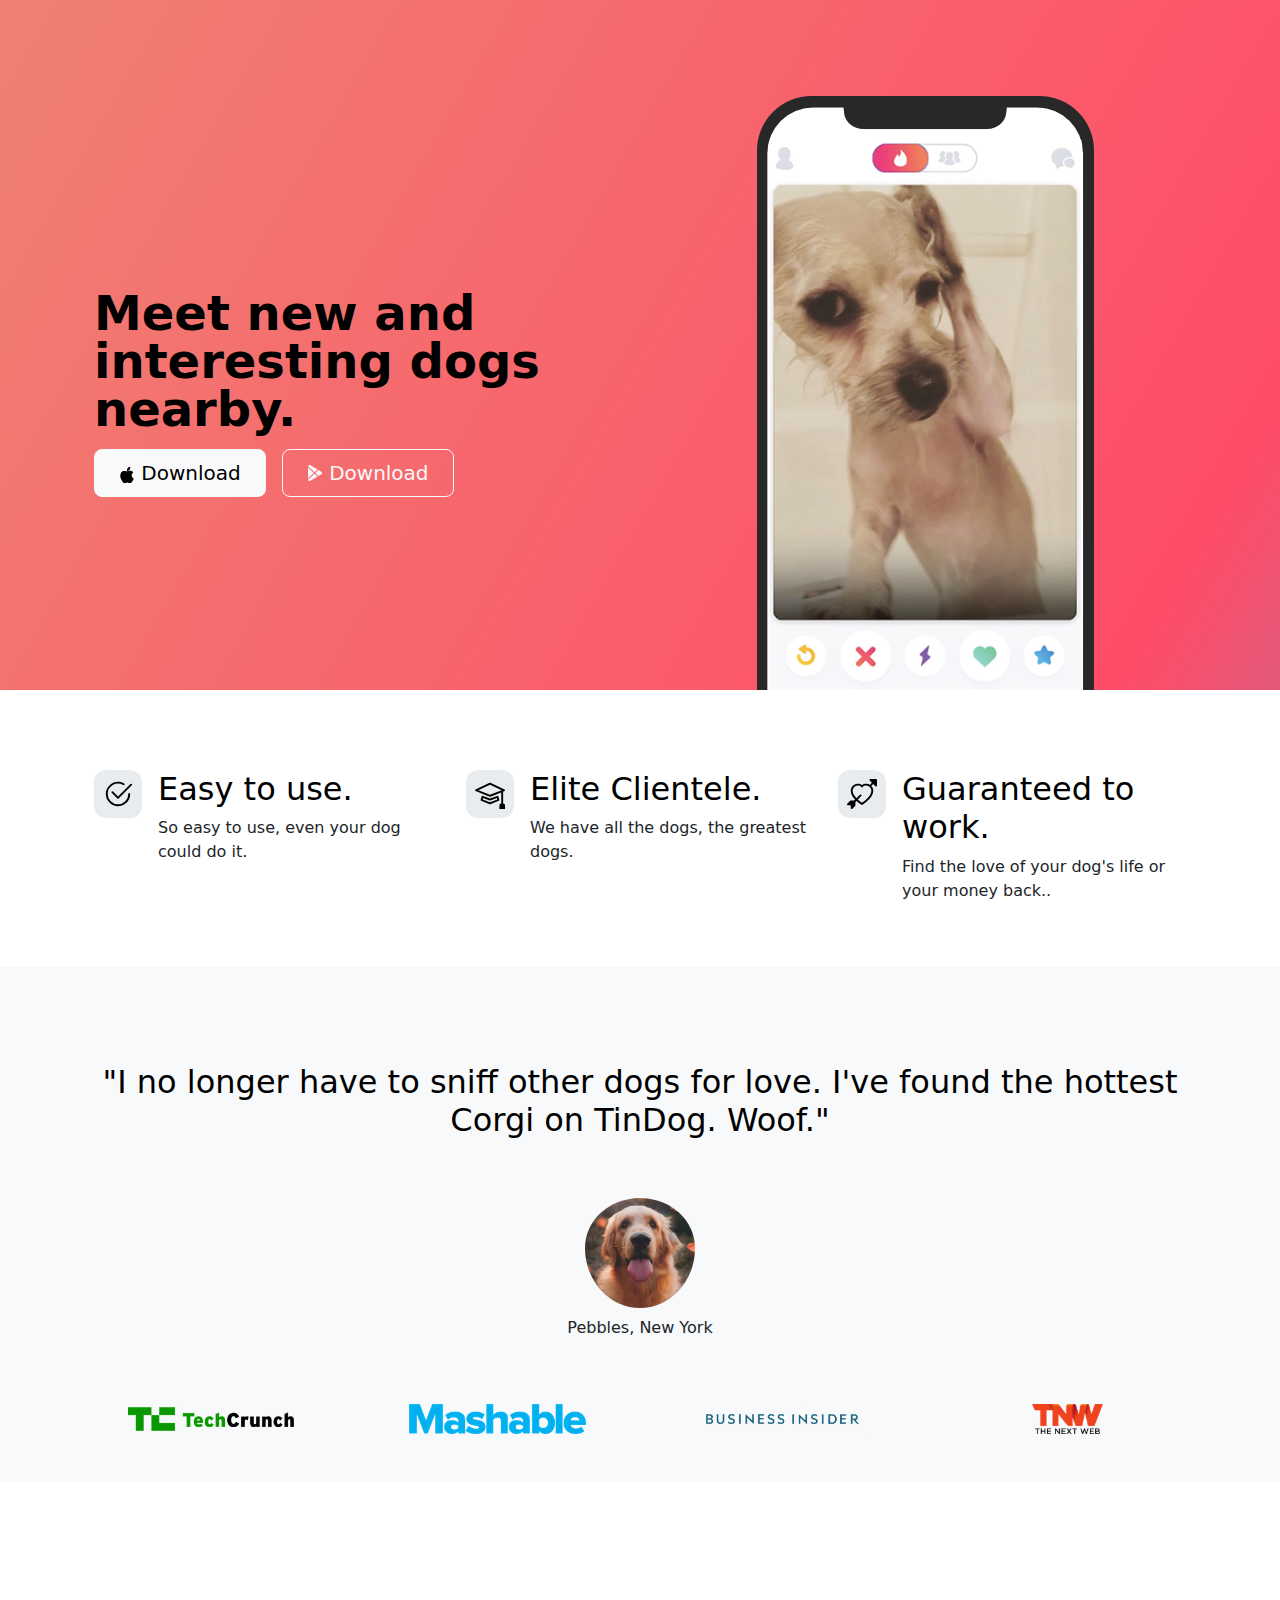
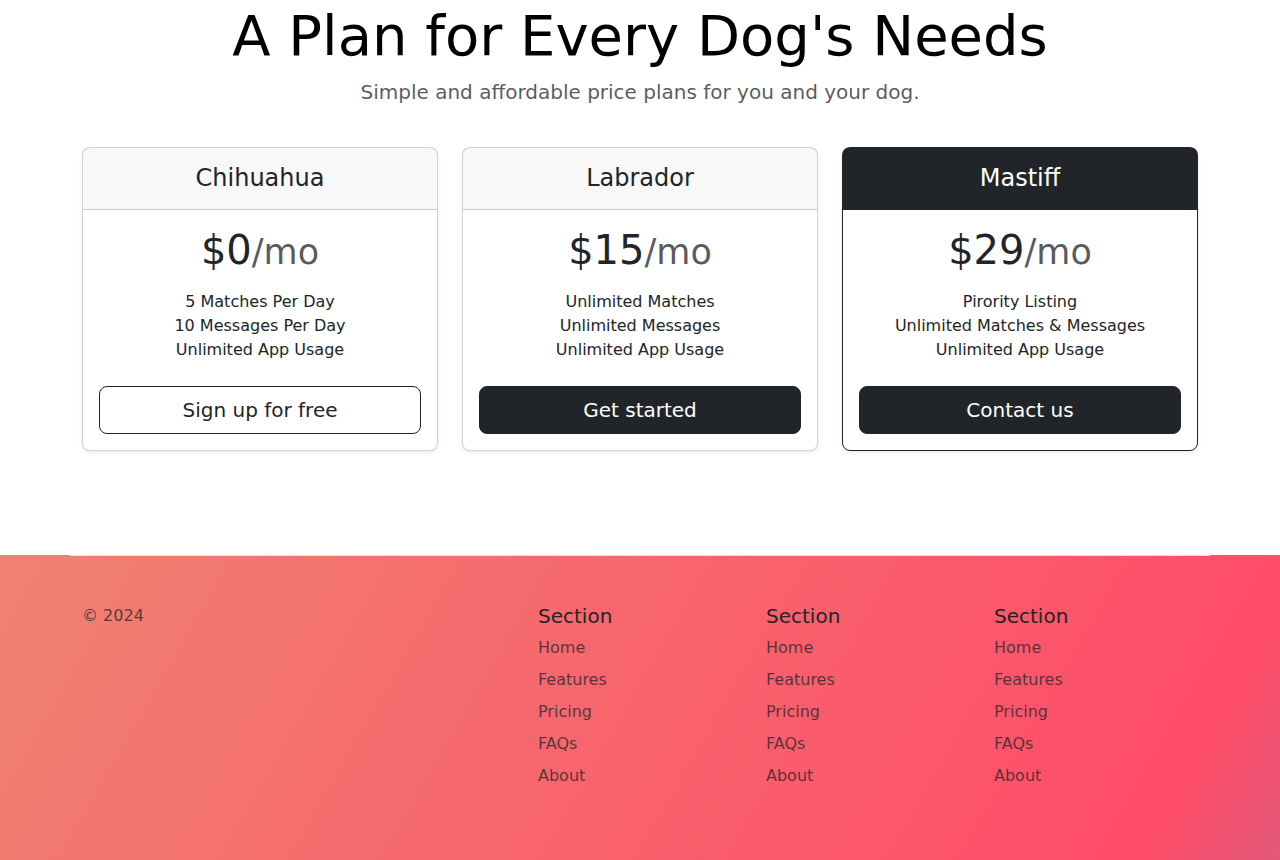
<file: index.html>
<!DOCTYPE html>
<html lang="en">

<head>
  <meta charset="UTF-8">
  <meta name="viewport" content="width=device-width, initial-scale=1.0">
  <link href="https://cdn.jsdelivr.net/npm/bootstrap@5.3.3/dist/css/bootstrap.min.css" rel="stylesheet" integrity="sha384-QWTKZyjpPEjISv5WaRU9OFeRpok6YctnYmDr5pNlyT2bRjXh0JMhjY6hW+ALEwIH" crossorigin="anonymous">
  <link href="./css/style.css" rel="stylesheet">
  <title>TinDog</title>
</head>
<body>
  <section id="title" class="gradient-background" >
    <div class="container col-xxl-8 px-4 pt-5">
      <div class="row flex-lg-row-reverse align-items-center g-5 pt-5">
        <div class="col-10 col-sm-8 col-lg-6">
          <img src="./images/iphone.png" class="d-block mx-lg-auto img-fluid" alt="Bootstrap Themes"  height="200" loading="lazy">
        </div>
        <div class="col-lg-6">
          <h1 class="display-5 fw-bold text-body-emphasis lh-1 mb-3">Meet new and interesting dogs nearby.</h1>
          
          <div class="d-grid gap-2 d-md-flex justify-content-md-start">
            <button type="button" class="btn btn-light btn-lg px-4 me-md-2">
              <svg xmlns="http://www.w3.org/2000/svg" width="16" height="16" fill="currentColor" class="bi bi-apple" viewBox="0 0 16 16">
                <path d="M11.182.008C11.148-.03 9.923.023 8.857 1.18c-1.066 1.156-.902 2.482-.878 2.516s1.52.087 2.475-1.258.762-2.391.728-2.43m3.314 11.733c-.048-.096-2.325-1.234-2.113-3.422s1.675-2.789 1.698-2.854-.597-.79-1.254-1.157a3.7 3.7 0 0 0-1.563-.434c-.108-.003-.483-.095-1.254.116-.508.139-1.653.589-1.968.607-.316.018-1.256-.522-2.267-.665-.647-.125-1.333.131-1.824.328-.49.196-1.422.754-2.074 2.237-.652 1.482-.311 3.83-.067 4.56s.625 1.924 1.273 2.796c.576.984 1.34 1.667 1.659 1.899s1.219.386 1.843.067c.502-.308 1.408-.485 1.766-.472.357.013 1.061.154 1.782.539.571.197 1.111.115 1.652-.105.541-.221 1.324-1.059 2.238-2.758q.52-1.185.473-1.282"/>
                <path d="M11.182.008C11.148-.03 9.923.023 8.857 1.18c-1.066 1.156-.902 2.482-.878 2.516s1.52.087 2.475-1.258.762-2.391.728-2.43m3.314 11.733c-.048-.096-2.325-1.234-2.113-3.422s1.675-2.789 1.698-2.854-.597-.79-1.254-1.157a3.7 3.7 0 0 0-1.563-.434c-.108-.003-.483-.095-1.254.116-.508.139-1.653.589-1.968.607-.316.018-1.256-.522-2.267-.665-.647-.125-1.333.131-1.824.328-.49.196-1.422.754-2.074 2.237-.652 1.482-.311 3.83-.067 4.56s.625 1.924 1.273 2.796c.576.984 1.34 1.667 1.659 1.899s1.219.386 1.843.067c.502-.308 1.408-.485 1.766-.472.357.013 1.061.154 1.782.539.571.197 1.111.115 1.652-.105.541-.221 1.324-1.059 2.238-2.758q.52-1.185.473-1.282"/>
              </svg>
               Download</button>
            <button type="button" class="btn btn-outline-light btn-lg px-4">
              <svg xmlns="http://www.w3.org/2000/svg" width="16" height="16" fill="currentColor"
                class="bi bi-google-play mb-1" viewBox="0 0 16 16">
<path
                  d="M14.222 9.374c1.037-.61 1.037-2.137 0-2.748L11.528 5.04 8.32 8l3.207 2.96 2.694-1.586Zm-3.595 2.116L7.583 8.68 1.03 14.73c.201 1.029 1.36 1.61 2.303 1.055l7.294-4.295ZM1 13.396V2.603L6.846 8 1 13.396ZM1.03 1.27l6.553 6.05 3.044-2.81L3.333.215C2.39-.341 1.231.24 1.03 1.27Z" />
</svg> Download </button>
          </div>
        </div>
      </div>
    </div>
 
  </section>
  <!-- Features -->
  <section id="features">
    <div class="container px-4 pt-3 mt-5" id="hanging-icons">
    
      <div class="row g-4 pt-3 row-cols-1 row-cols-lg-3">
        <div class="col d-flex align-items-start">
          <div class="icon-square text-body-emphasis bg-body-secondary d-inline-flex align-items-center justify-content-center fs-4 flex-shrink-0 me-3">
            <svg xmlns="http://www.w3.org/2000/svg" height="30" fill="currentColor" class="bi bi-check2-circle"
            viewBox="0 0 16 16">
<path
              d="M2.5 8a5.5 5.5 0 0 1 8.25-4.764.5.5 0 0 0 .5-.866A6.5 6.5 0 1 0 14.5 8a.5.5 0 0 0-1 0 5.5 5.5 0 1 1-11 0z" />
<path
              d="M15.354 3.354a.5.5 0 0 0-.708-.708L8 9.293 5.354 6.646a.5.5 0 1 0-.708.708l3 3a.5.5 0 0 0 .708 0l7-7z" />
</svg>

          </div>
          <div>
            <h3 class="fs-2 text-body-emphasis">Easy to use.</h3>
            <p> So easy to use, even your dog could do it.</p>
           
            </a>
          </div>
        </div>
        <div class="col d-flex align-items-start">
          <div class="icon-square text-body-emphasis bg-body-secondary d-inline-flex align-items-center justify-content-center fs-4 flex-shrink-0 me-3">
            <svg xmlns="http://www.w3.org/2000/svg" height="30" fill="currentColor" class="bi bi-mortarboard" viewBox="0 0 16 16">
              <path d="M8.211 2.047a.5.5 0 0 0-.422 0l-7.5 3.5a.5.5 0 0 0 .025.917l7.5 3a.5.5 0 0 0 .372 0L14 7.14V13a1 1 0 0 0-1 1v2h3v-2a1 1 0 0 0-1-1V6.739l.686-.275a.5.5 0 0 0 .025-.917l-7.5-3.5ZM8 8.46 1.758 5.965 8 3.052l6.242 2.913L8 8.46Z"/>
              <path d="M4.176 9.032a.5.5 0 0 0-.656.327l-.5 1.7a.5.5 0 0 0 .294.605l4.5 1.8a.5.5 0 0 0 .372 0l4.5-1.8a.5.5 0 0 0 .294-.605l-.5-1.7a.5.5 0 0 0-.656-.327L8 10.466 4.176 9.032Zm-.068 1.873.22-.748 3.496 1.311a.5.5 0 0 0 .352 0l3.496-1.311.22.748L8 12.46l-3.892-1.556Z"/>
              </svg>
          </div>
          <div>
            <h3 class="fs-2 text-body-emphasis">Elite Clientele.</h3>
            <p>We have all the dogs, the greatest dogs.</p>
          
            </a>
          </div>
        </div>
        <div class="col d-flex align-items-start">
          <div class="icon-square text-body-emphasis bg-body-secondary d-inline-flex align-items-center justify-content-center fs-4 flex-shrink-0 me-3">
            <svg xmlns="http://www.w3.org/2000/svg" height="30" fill="currentColor" class="bi bi-arrow-through-heart"
            viewBox="0 0 16 16">
<path fill-rule="evenodd"
              d="M2.854 15.854A.5.5 0 0 1 2 15.5V14H.5a.5.5 0 0 1-.354-.854l1.5-1.5A.5.5 0 0 1 2 11.5h1.793l.53-.53c-.771-.802-1.328-1.58-1.704-2.32-.798-1.575-.775-2.996-.213-4.092C3.426 2.565 6.18 1.809 8 3.233c1.25-.98 2.944-.928 4.212-.152L13.292 2 12.147.854A.5.5 0 0 1 12.5 0h3a.5.5 0 0 1 .5.5v3a.5.5 0 0 1-.854.354L14 2.707l-1.006 1.006c.236.248.44.531.6.845.562 1.096.585 2.517-.213 4.092-.793 1.563-2.395 3.288-5.105 5.08L8 13.912l-.276-.182a21.86 21.86 0 0 1-2.685-2.062l-.539.54V14a.5.5 0 0 1-.146.354l-1.5 1.5Zm2.893-4.894A20.419 20.419 0 0 0 8 12.71c2.456-1.666 3.827-3.207 4.489-4.512.679-1.34.607-2.42.215-3.185-.817-1.595-3.087-2.054-4.346-.761L8 4.62l-.358-.368c-1.259-1.293-3.53-.834-4.346.761-.392.766-.464 1.845.215 3.185.323.636.815 1.33 1.519 2.065l1.866-1.867a.5.5 0 1 1 .708.708L5.747 10.96Z" />
</svg>
          </div>
          <div>
            <h3 class="fs-2 text-body-emphasis">Guaranteed to work.</h3>
            <p>Find the love of your dog's life or your money back..</p>
            
            </a>
          </div>
        </div>
      </div>
    </div>

  </section>
  <!-- Testimonial -->   
  <section id="testimonial  mx-0">
    <div class="my-5">
      <div class="p-5 text-center bg-body-tertiary">
        <div class="container py-5">
          <h2 class="text-body-emphasis ">"I no longer have to sniff other dogs for love. I've found the hottest Corgi on TinDog. Woof."</h2>
         <div id="profile_img" class="mt-5"><img src="./images/dog-img.jpg"></div> 
        <p class="mt-2">  Pebbles, New York</p> 
        </div>
        <div class="container">
          <div class="row">
            <div class="col-lg-3 col-sm-12">
              <img src="./images/techcrunch.png" height="30"> 
            </div>
            <div class="col-lg-3 col-sm-12">
              <img src="./images/mashable.png" height="30"> 
            </div>
            <div class="col-lg-3 col-sm-12">
              <img src="./images/bizinsider.png" height="30"> 
            </div>
            <div class="col-lg-3 col-sm-12">
              <img src="./images/tnw.png" height="30"> 
            </div>

          </div>
          
    
        </div>
        </div>
      </div>
    </div>

       

  </section>
  <!-- Pricing -->
  <section id="pricing">
    <div class="container py-3">
      <header>
        <div class="d-flex flex-column flex-md-row align-items-center pb-3 mb-4 ">
          <a href="/" class="d-flex align-items-center link-body-emphasis text-decoration-none">
           
          </a>
        </div>
    
        <div class="pricing-header p-3 pb-md-4 mx-auto text-center">
          <h2 class="display-4 fw-normal text-body-emphasis">A Plan for Every Dog's Needs</h2>
          <p class="fs-5 text-body-secondary">Simple and affordable price plans for you and your dog.</p>
        </div>
      </header>
    
      <main>
        <div class="row row-cols-1 row-cols-md-3 mb-3 text-center">
          <div class="col">
            <div class="card mb-4 rounded-3 shadow-sm">
              <div class="card-header py-3">
                <h4 class="my-0 fw-normal">Chihuahua</h4>
              </div>
              <div class="card-body">
                <h1 class="card-title pricing-card-title">$0<small class="text-body-secondary fw-light">/mo</small></h1>
                <ul class="list-unstyled mt-3 mb-4">
                  <li>5 Matches Per Day</li>
                  <li>10 Messages Per Day</li>
                  <li>Unlimited App Usage</li>
                  
                </ul>
                <button type="button" class="w-100 btn btn-lg btn-outline-dark">Sign up for free</button>
              </div>
            </div>
          </div>
          <div class="col">
            <div class="card mb-4 rounded-3 shadow-sm">
              <div class="card-header py-3">
                <h4 class="my-0 fw-normal">Labrador</h4>
              </div>
              <div class="card-body">
                <h1 class="card-title pricing-card-title">$15<small class="text-body-secondary fw-light">/mo</small></h1>
                <ul class="list-unstyled mt-3 mb-4">
                  <li>Unlimited Matches</li>
                  <li>Unlimited Messages</li>
                  <li>Unlimited App Usage</li>
                  
                </ul>
                <button type="button" class="w-100 btn btn-lg btn-dark">Get started</button>
              </div>
            </div>
          </div>
          <div class="col">
            <div class="card mb-4 rounded-3 shadow-sm border-dark">
              <div class="card-header py-3 text-bg-dark border-dark">
                <h4 class="my-0 fw-normal">Mastiff</h4>
              </div>
              <div class="card-body">
                <h1 class="card-title pricing-card-title">$29<small class="text-body-secondary fw-light">/mo</small></h1>
                <ul class="list-unstyled mt-3 mb-4">
                  <li>Pirority Listing</li>
                  <li>Unlimited Matches & Messages</li>
                  <li>Unlimited App Usage</li>
                  
                </ul>
                <button type="button" class="w-100 btn btn-lg btn-dark">Contact us</button>
              </div>
            </div>
          </div>
        </div>
    
        
  </section>
  <!-- Footer -->
  <section id="footer" class="gradient-background">
    <div class="container">
      <footer class="row row-cols-1 row-cols-sm-2 row-cols-md-5 py-5 mt-5 border-top">
        <div class="col mb-3">
         
          <p class="text-body-secondary">© 2024</p>
        </div>
    
        <div class="col mb-3">
    
        </div>
    
        <div class="col mb-3">
          <h5>Section</h5>
          <ul class="nav flex-column">
            <li class="nav-item mb-2"><a href="#" class="nav-link p-0 text-body-secondary">Home</a></li>
            <li class="nav-item mb-2"><a href="#" class="nav-link p-0 text-body-secondary">Features</a></li>
            <li class="nav-item mb-2"><a href="#" class="nav-link p-0 text-body-secondary">Pricing</a></li>
            <li class="nav-item mb-2"><a href="#" class="nav-link p-0 text-body-secondary">FAQs</a></li>
            <li class="nav-item mb-2"><a href="#" class="nav-link p-0 text-body-secondary">About</a></li>
          </ul>
        </div>
    
        <div class="col mb-3">
          <h5>Section</h5>
          <ul class="nav flex-column">
            <li class="nav-item mb-2"><a href="#" class="nav-link p-0 text-body-secondary">Home</a></li>
            <li class="nav-item mb-2"><a href="#" class="nav-link p-0 text-body-secondary">Features</a></li>
            <li class="nav-item mb-2"><a href="#" class="nav-link p-0 text-body-secondary">Pricing</a></li>
            <li class="nav-item mb-2"><a href="#" class="nav-link p-0 text-body-secondary">FAQs</a></li>
            <li class="nav-item mb-2"><a href="#" class="nav-link p-0 text-body-secondary">About</a></li>
          </ul>
        </div>
    
        <div class="col mb-3">
          <h5>Section</h5>
          <ul class="nav flex-column">
            <li class="nav-item mb-2"><a href="#" class="nav-link p-0 text-body-secondary">Home</a></li>
            <li class="nav-item mb-2"><a href="#" class="nav-link p-0 text-body-secondary">Features</a></li>
            <li class="nav-item mb-2"><a href="#" class="nav-link p-0 text-body-secondary">Pricing</a></li>
            <li class="nav-item mb-2"><a href="#" class="nav-link p-0 text-body-secondary">FAQs</a></li>
            <li class="nav-item mb-2"><a href="#" class="nav-link p-0 text-body-secondary">About</a></li>
          </ul>
        </div>
      </footer>
    </div>
  </section>
</body>

</html>
</file>
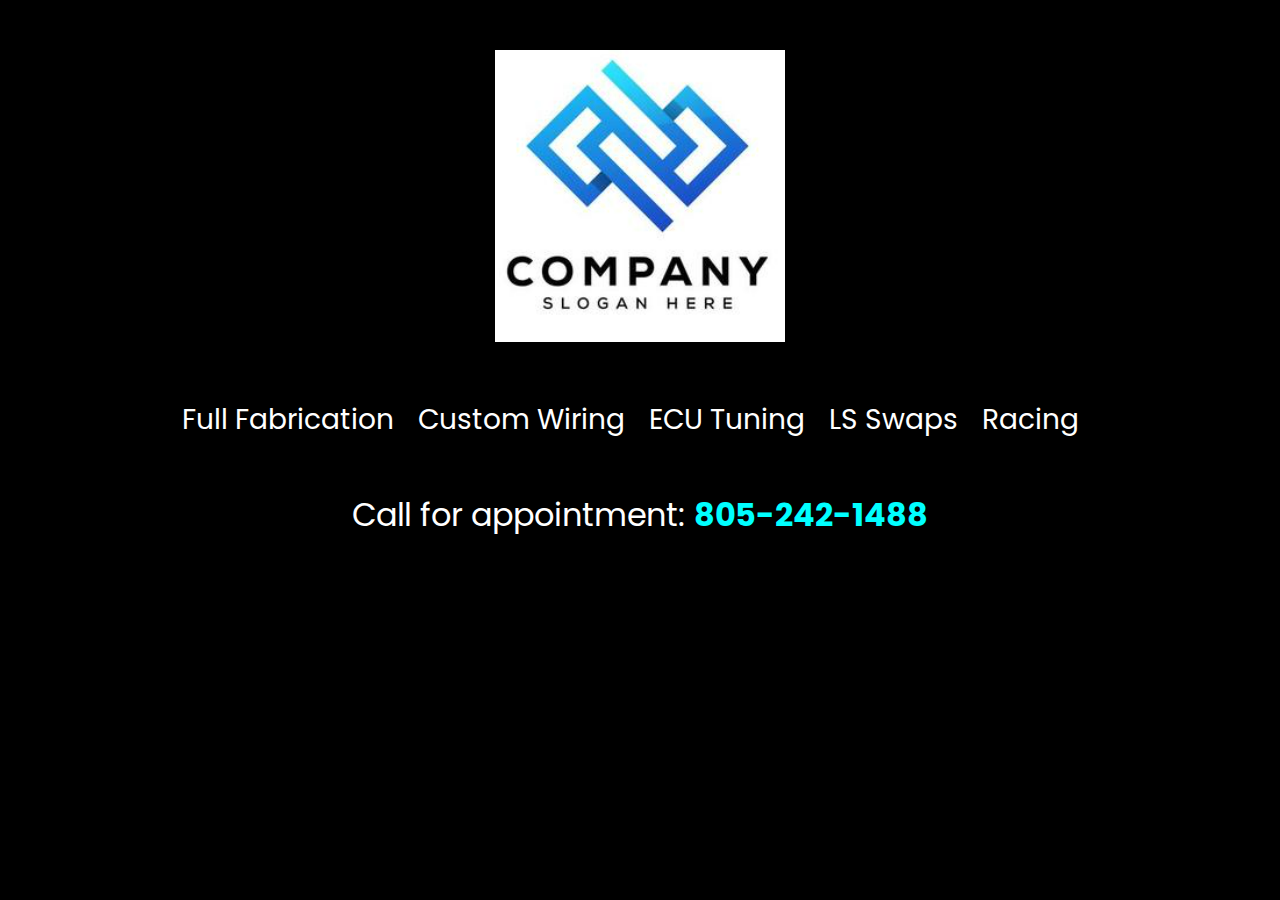
<file: henok.html>
<!DOCTYPE html>
<html lang="en">
<head>
    <meta charset="UTF-8">
    <meta name="viewport" content="width=device-width, initial-scale=1.0">
    <title>Company Name</title>
    <style>
        body {
            margin: 0;
            padding: 0;
            font-family: 'Poppins', sans-serif; /* Creative font */
            background-color: #000;
            color: #fff;
            text-align: center;
        }
        #logo {
            margin-top: 50px;
        }
        #services {
            margin-top: 50px;
        }
        #services ul {
            list-style-type: none;
            padding: 0;
        }
        #services ul li {
            display: inline;
            margin-right: 20px;
            font-size: 28px; /* Increase font size for services */
        }
        #appointment {
            margin-top: 50px;
            font-size: 32px; /* Increase font size for appointment */
        }
        #appointment a {
            color: #00FFFF; /* Cool color */
            font-weight: bold; /* Heavy font weight */
            text-decoration: none; /* Remove underline */
        }
        #appointment a:hover {
            text-decoration: underline; /* Add underline on hover */
        }
    </style>
    <!-- Google Fonts -->
    <link href="https://fonts.googleapis.com/css2?family=Poppins:wght@700&display=swap" rel="stylesheet">
</head>
<body>
    <div id="logo">
        <img src="./images/logo11.png" alt="Company Logo">
    </div>
    <div id="services">
        <ul>
            <li>Full Fabrication</li>
            <li>Custom Wiring</li>
            <li>ECU Tuning</li>
            <li>LS Swaps</li>
            <li>Racing</li>
        </ul>
    </div>
    <div id="appointment">
        <p>Call for appointment: <a href="tel:805-242-1488">805-242-1488</a></p>
    </div>
</body>
</html>
</file>
<file: css/style.css>
.gradient-background {
  background: linear-gradient(300deg, #00bfff, #ff4c68, #ef8172);
  background-size: 180% 180%;
  animation: gradient-animation 18s ease infinite;
}

@keyframes gradient-animation {
  0% {
    background-position: 0% 50%;
  }
  50% {
    background-position: 100% 50%;
  }
  100% {
    background-position: 0% 50%;
  }
}


.icon-square {
  width: 3rem;
  height: 3rem;
  border-radius: .75rem;
}
#profile_img>img{
  border-radius: 50%;
  padding-top: 10px;
  height: 120px;
}
.store>img{
  height:40px;
  margin-right:100px;
  padding-top: 5px;
  margin: 5;
}
@media only screen and (max-width: 767px) {
  #store > img {
    height: 20px; /* Adjust height for mobile devices */
    margin-right: 10px; /* Adjust margin for mobile devices */
    padding-top: 3px; /* Adjust padding for mobile devices */
    flex-wrap: wrap;
  }
}

.container-fluid {
  padding-right: 0;
  padding-left: 0;
}
</file>
